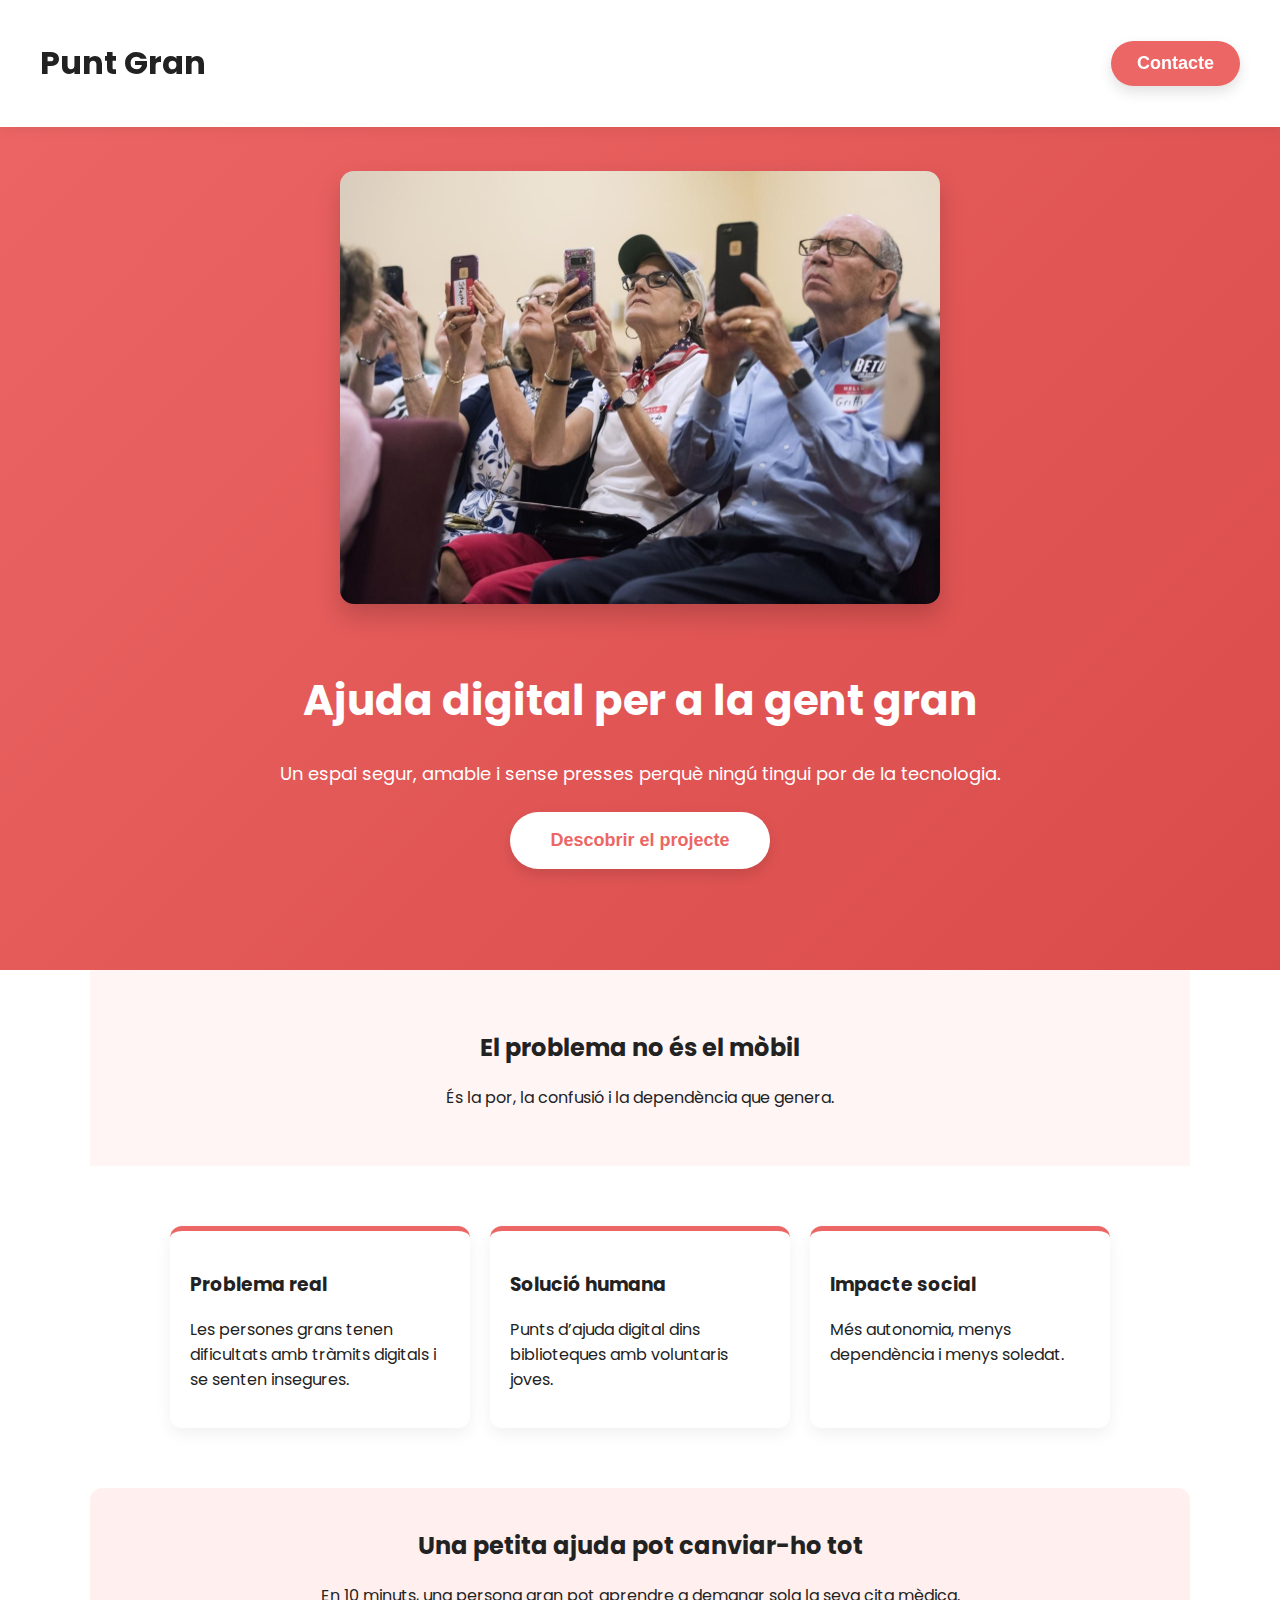
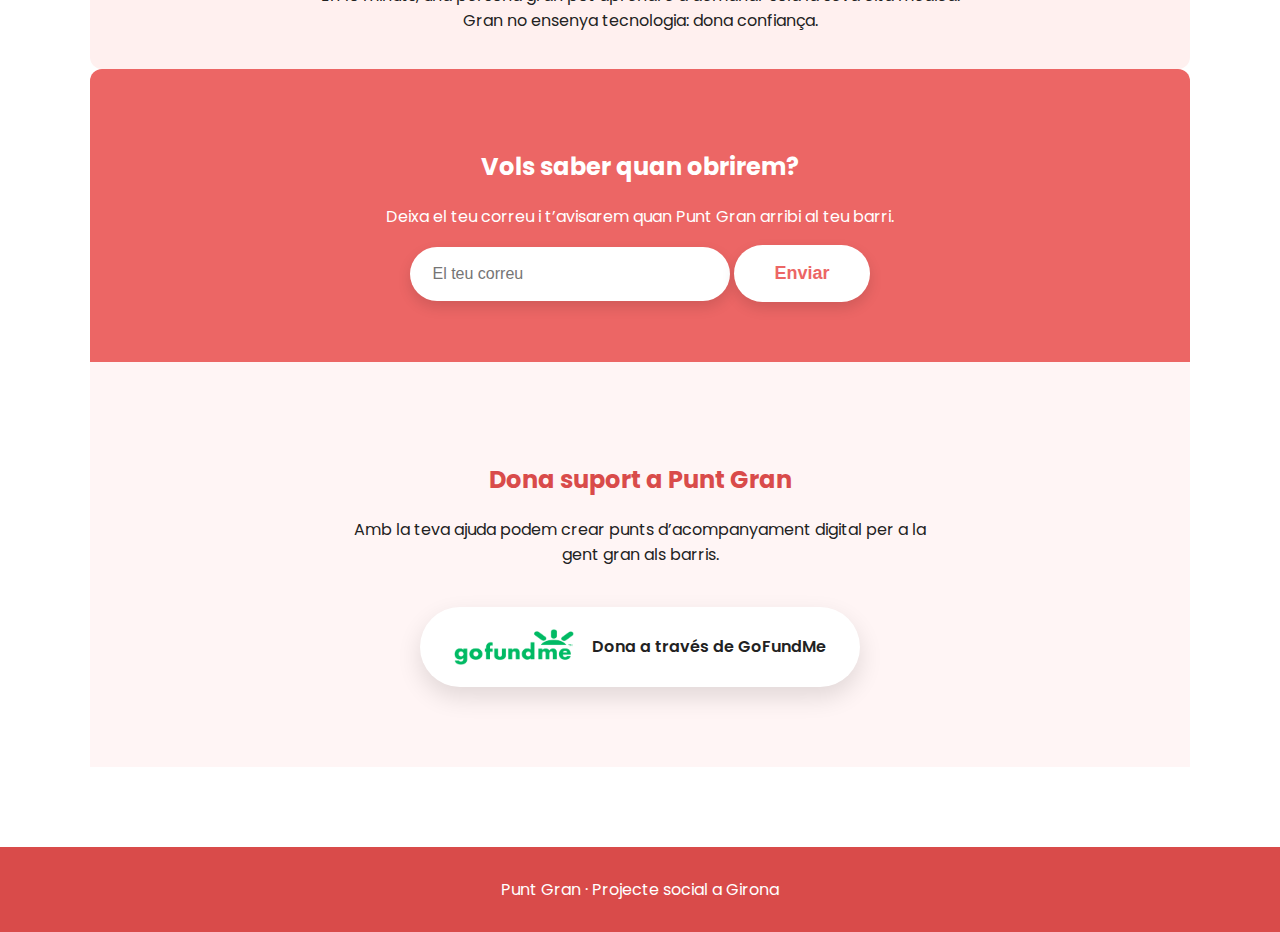
<file: index.html>
<!DOCTYPE html>
<html lang="ca">
<head>
<meta charset="UTF-8">
<title>Punt Gran</title>
<link rel="stylesheet" href="style.css">
<link href="https://fonts.googleapis.com/css2?family=Poppins:wght@300;400;500;600;700&display=swap" rel="stylesheet">
</head>

<body>

  <div style="height:70px;"></div>

<nav>
  <h1>Punt Gran</h1>
  <a href="contact.html"><button>Contacte</button></a>
</nav>

<header>
  <div class="hero-text">
    <img src="images/1.jpg" class="first-img">
    <h2>Ajuda digital per a la gent gran</h2>
    <p>Un espai segur, amable i sense presses perquè ningú tingui por de la tecnologia.</p>
    <a href="#projecte"><button class="primary">Descobrir el projecte</button></a>
  </div>
</header>

<section class="highlight" id="projecte">
  <h2>El problema no és el mòbil</h2>
  <p>És la por, la confusió i la dependència que genera.</p>
</section>

<section class="grid">
  <div class="box">
    <h3>Problema real</h3>
    <p>Les persones grans tenen dificultats amb tràmits digitals i se senten insegures.</p>
  </div>
  <div class="box">
    <h3>Solució humana</h3>
    <p>Punts d’ajuda digital dins biblioteques amb voluntaris joves.</p>
  </div>
  <div class="box">
    <h3>Impacte social</h3>
    <p>Més autonomia, menys dependència i menys soledat.</p>
  </div>
</section>

<section class="story">
  <h2>Una petita ajuda pot canviar-ho tot</h2>
  <p>
    En 10 minuts, una persona gran pot aprendre a demanar sola la seva cita mèdica. <br>
     Gran no ensenya tecnologia: dona confiança.
  </p>
</section>

<section class="cta">
  <h2>Vols saber quan obrirem?</h2>
  <p>Deixa el teu correu i t’avisarem quan Punt Gran arribi al teu barri.</p>
  <input type="email" placeholder="El teu correu">
  <button class="primary">Enviar</button>
</section>

<section class="cta cta-donate">
  <h2>Dona suport a Punt Gran</h2>
  <p>
    Amb la teva ajuda podem crear punts d’acompanyament digital
    per a la gent gran als barris.
  </p>

  <a href="https://gofund.me/2df21701a" target="_blank" class="donate-card">
    <img src="images/gofundme.png" alt="GoFundMe">
    <span>Dona a través de GoFundMe</span>
  </a>
</section>

<footer>
  Punt Gran · Projecte social a Girona
</footer>

</body>
</html>
</file>
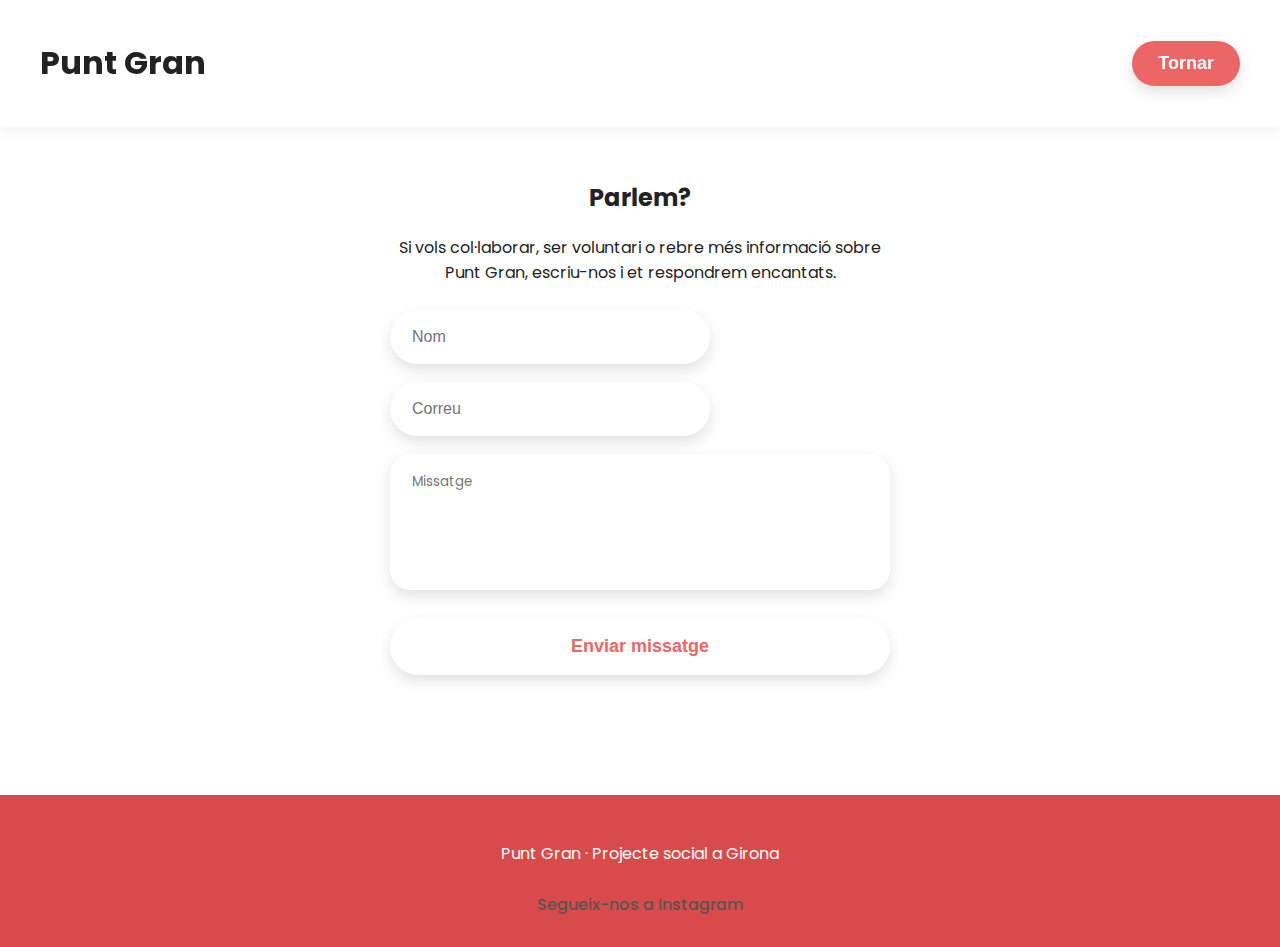
<file: contact.html>
<!DOCTYPE html>
<html lang="ca">
<head>
<meta charset="UTF-8">
<title>Contacte · Punt Gran</title>
<link rel="stylesheet" href="style.css">
<link href="https://fonts.googleapis.com/css2?family=Poppins:wght@300;400;500;600;700&display=swap" rel="stylesheet">
</head>

<body>

<nav>
  <h1>Punt Gran</h1>
  <a href="index.html"><button>Tornar</button></a>
</nav>

<div class="contact-wrapper">
  <h2>Parlem?</h2>
  <p>
    Si vols col·laborar, ser voluntari o rebre més informació sobre Punt Gran,
    escriu-nos i et respondrem encantats.
  </p>

  <form class="contact-form">
    <input type="text" placeholder="Nom" required>
    <input type="email" placeholder="Correu" required>
    <textarea placeholder="Missatge" rows="5" required></textarea>
    <button class="primary">Enviar missatge</button>
  </form>
</div>

<footer>
  <p>Punt Gran · Projecte social a Girona</p>

  <a href="https://www.instagram.com/puntgran" target="_blank" class="instagram-link">
    Segueix-nos a Instagram
  </a>
</footer>

</body>
</html>
</file>
<file: style.css>
*{
  box-sizing:border-box;
}

html{
  scroll-behavior:smooth;
}

body{
  margin:0;
  font-family:'Poppins', sans-serif;
  background:#fff;
  color:#222;
}

nav{
  display:flex;
  justify-content:space-between;
  align-items:center;
  padding:18px 40px;
  background:white;
  position:fixed;
  width:100%;
  top:0;
  z-index:10;
  box-shadow:0 3px 12px rgba(0,0,0,0.06);
}

nav button{
  background:#ec6665;
  color:white;
}

header{
  background:linear-gradient(135deg,#ec6665,#d94b4a);
  color:white;
  height:100vh;
  display:flex;
  align-items:center;
  justify-content:center;
  padding:40px 20px;
}

.hero-text h2{
  font-size:42px;
  margin-bottom:10px;
}

.hero-text p{
  font-size:18px;
  margin-bottom:25px;
}

section{
  max-width:1100px;
  margin:auto;
  padding:60px 20px;
}

.highlight{
  text-align:center;
  background:#fff5f5;
  padding-top:40px;
  padding-bottom:40px;
}

.grid{
  display:flex;
  gap:20px;
  flex-wrap:wrap;
  justify-content:center;
}

.box{
  background:#fff;
  width:300px;
  padding:20px;
  border-radius:12px;
  box-shadow:0 6px 16px rgba(0,0,0,0.06);
  border-top:5px solid #ec6665;
}

.story{
  background:#fff0ef;
  border-radius:12px;
  padding:20px 30px;
  text-align:center;
}

.cta{
  background:#ec6665;
  color:white;
  text-align:center;
  border-radius:12px 12px 0 0;
}

input{
  padding:18px 22px;
  border:none;
  border-radius:40px;          
  width:320px;
  font-size:16px;
  box-shadow:0 6px 14px rgba(0,0,0,0.12);
}

input:focus{
  outline:none;
  box-shadow:0 0 0 3px rgba(236,102,101,0.35);
}

.primary{
  background:white;
  color:#ec6665;
}


footer{
  text-align:center;
  padding:20px;
  background:#d94b4a;
  color:white;
}

button{
  border:none; 
  border-radius:40px;              
  cursor:pointer;
  font-weight:600;
  padding:18px 40px;
  font-size:18px;
  transition:all 0.25s ease;
  box-shadow:0 6px 14px rgba(0,0,0,0.12);
}


.primary{
  background:white;
  color:#ec6665;
}

.primary:hover{
  transform:translateY(-2px);
  box-shadow:0 10px 18px rgba(0,0,0,0.18);
}


nav button{
  background:#ec6665;
  color:white;
  padding:12px 26px;
}

nav button:hover{
  background:#d94b4a;
}


.first-img{
  width: 600px;          
  max-width:90%;
  border-radius:14px;
  margin-bottom:30px;
  box-shadow:0 12px 25px rgba(0,0,0,0.18);
  display:block;
  margin:0 auto 30px auto;
}

.hero-text{
  display:flex;
  flex-direction:column;
  align-items:center;   /* centra horitzontalment */
  justify-content:center;
  text-align:center;
}


.contact-wrapper{
  max-width:500px;
  margin:180px auto 120px auto;   /* abans estava massa a prop */
  text-align:center;
}

.contact-form{
  display:flex;
  flex-direction:column;
  gap:18px;
  margin-top:25px;
}

.contact-form textarea{
  padding:18px 22px;
  border-radius:20px;
  border:none;
  font-family:Poppins;
  box-shadow:0 6px 14px rgba(0,0,0,0.12);
  resize:none;
}

.contact-form button{
  margin-top:10px;
}

footer{
  text-align:center;
  padding:30px;
  background:#d94b4a;
  color:white;
  margin-top:80px;   /* separa del formulari */
}

/* CTA Donacions */
.cta-donate{
  background:#fff5f5;          /* més suau que vermell fort */
  color:#222;
  border-radius:0;
  padding-top:80px;
  padding-bottom:80px;
}

.cta-donate h2{
  color:#d94b4a;
}

.cta-donate p{
  max-width:600px;
  margin:0 auto 40px auto;
}

/* Targeta GoFundMe */
.donate-card{
  display:inline-flex;
  align-items:center;
  gap:18px;
  background:white;
  padding:22px 34px;
  border-radius:60px;
  text-decoration:none;
  color:#222;
  font-weight:600;
  box-shadow:0 10px 25px rgba(0,0,0,0.12);
  transition:all 0.25s ease;
}

.donate-card img{
  width:120px;
}

.donate-card:hover{
  transform:translateY(-3px);
  box-shadow:0 16px 30px rgba(0,0,0,0.18);
}

.instagram-link {
  display: inline-block;
  margin-top: 10px;
  color: #555;
  text-decoration: none;
  font-weight: 500;
}

.instagram-link:hover {
  color: #e1306c; /* color Instagram */
}
</file>
